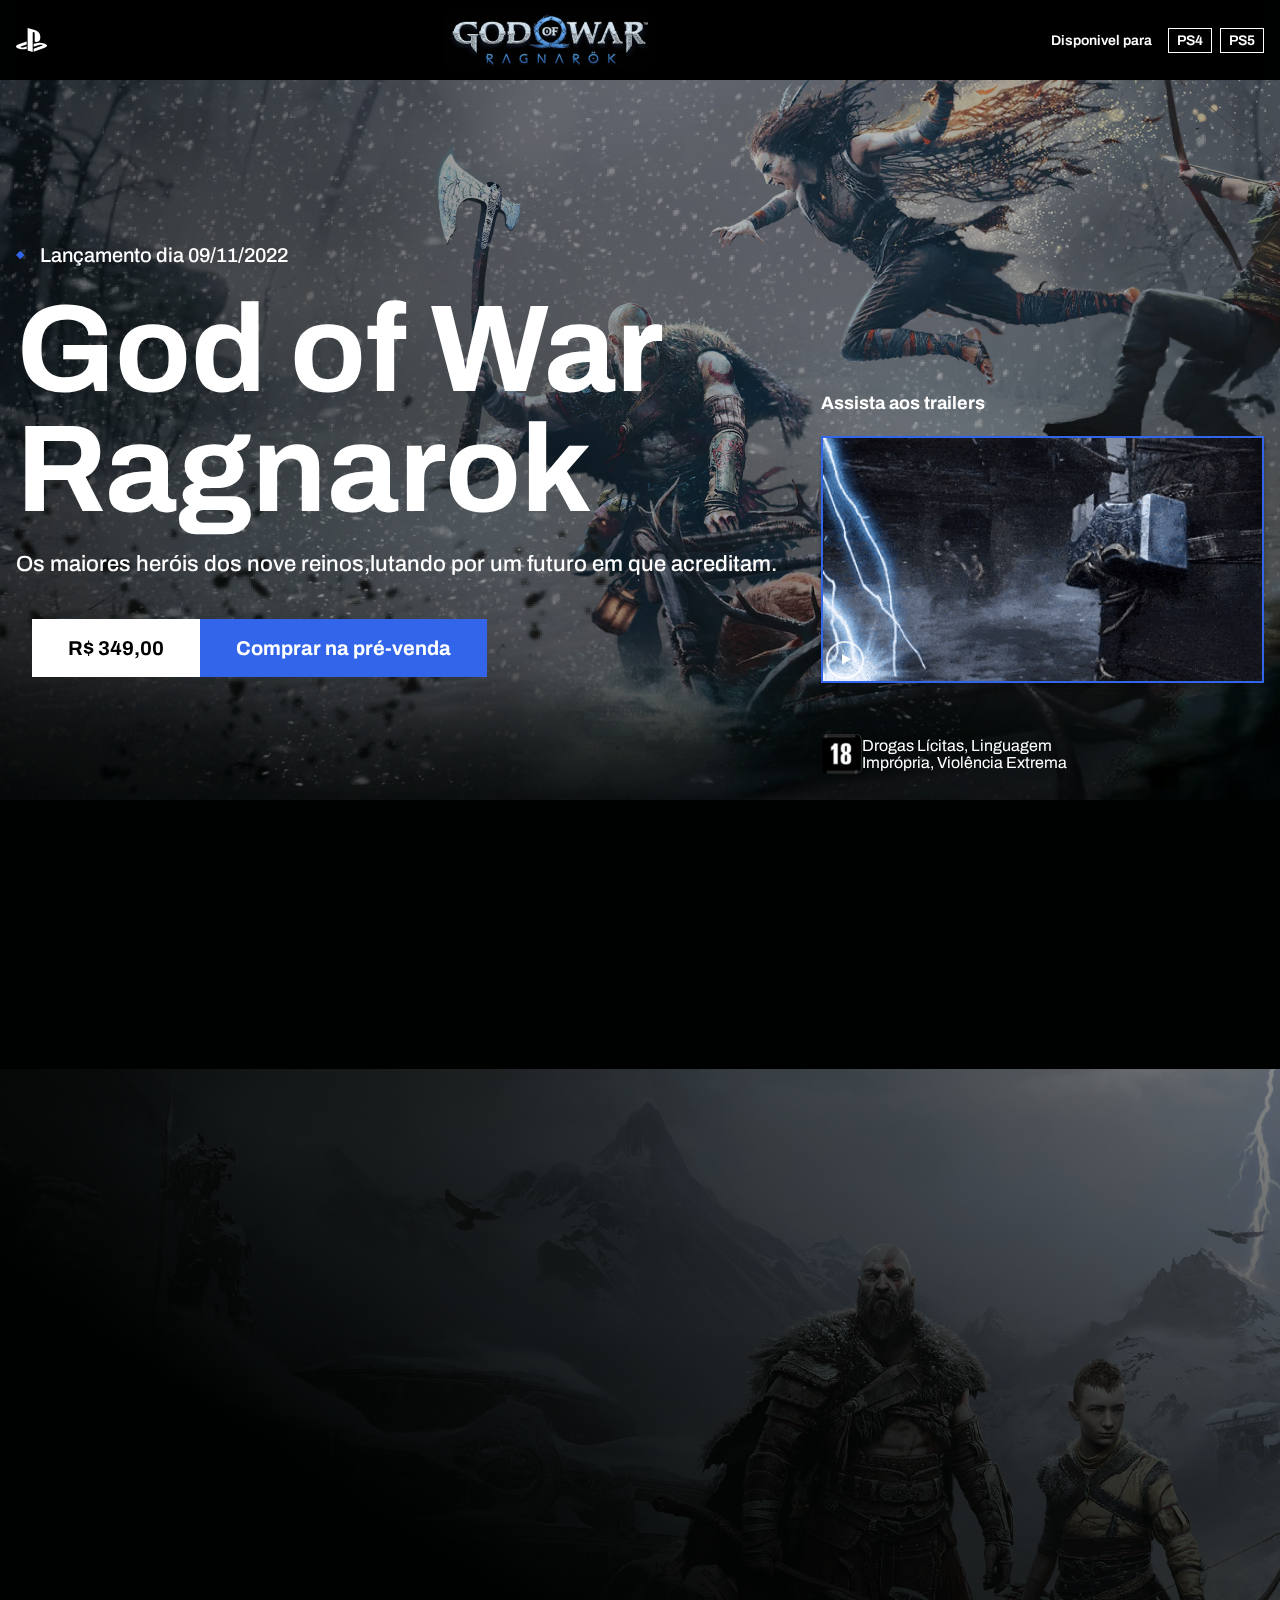
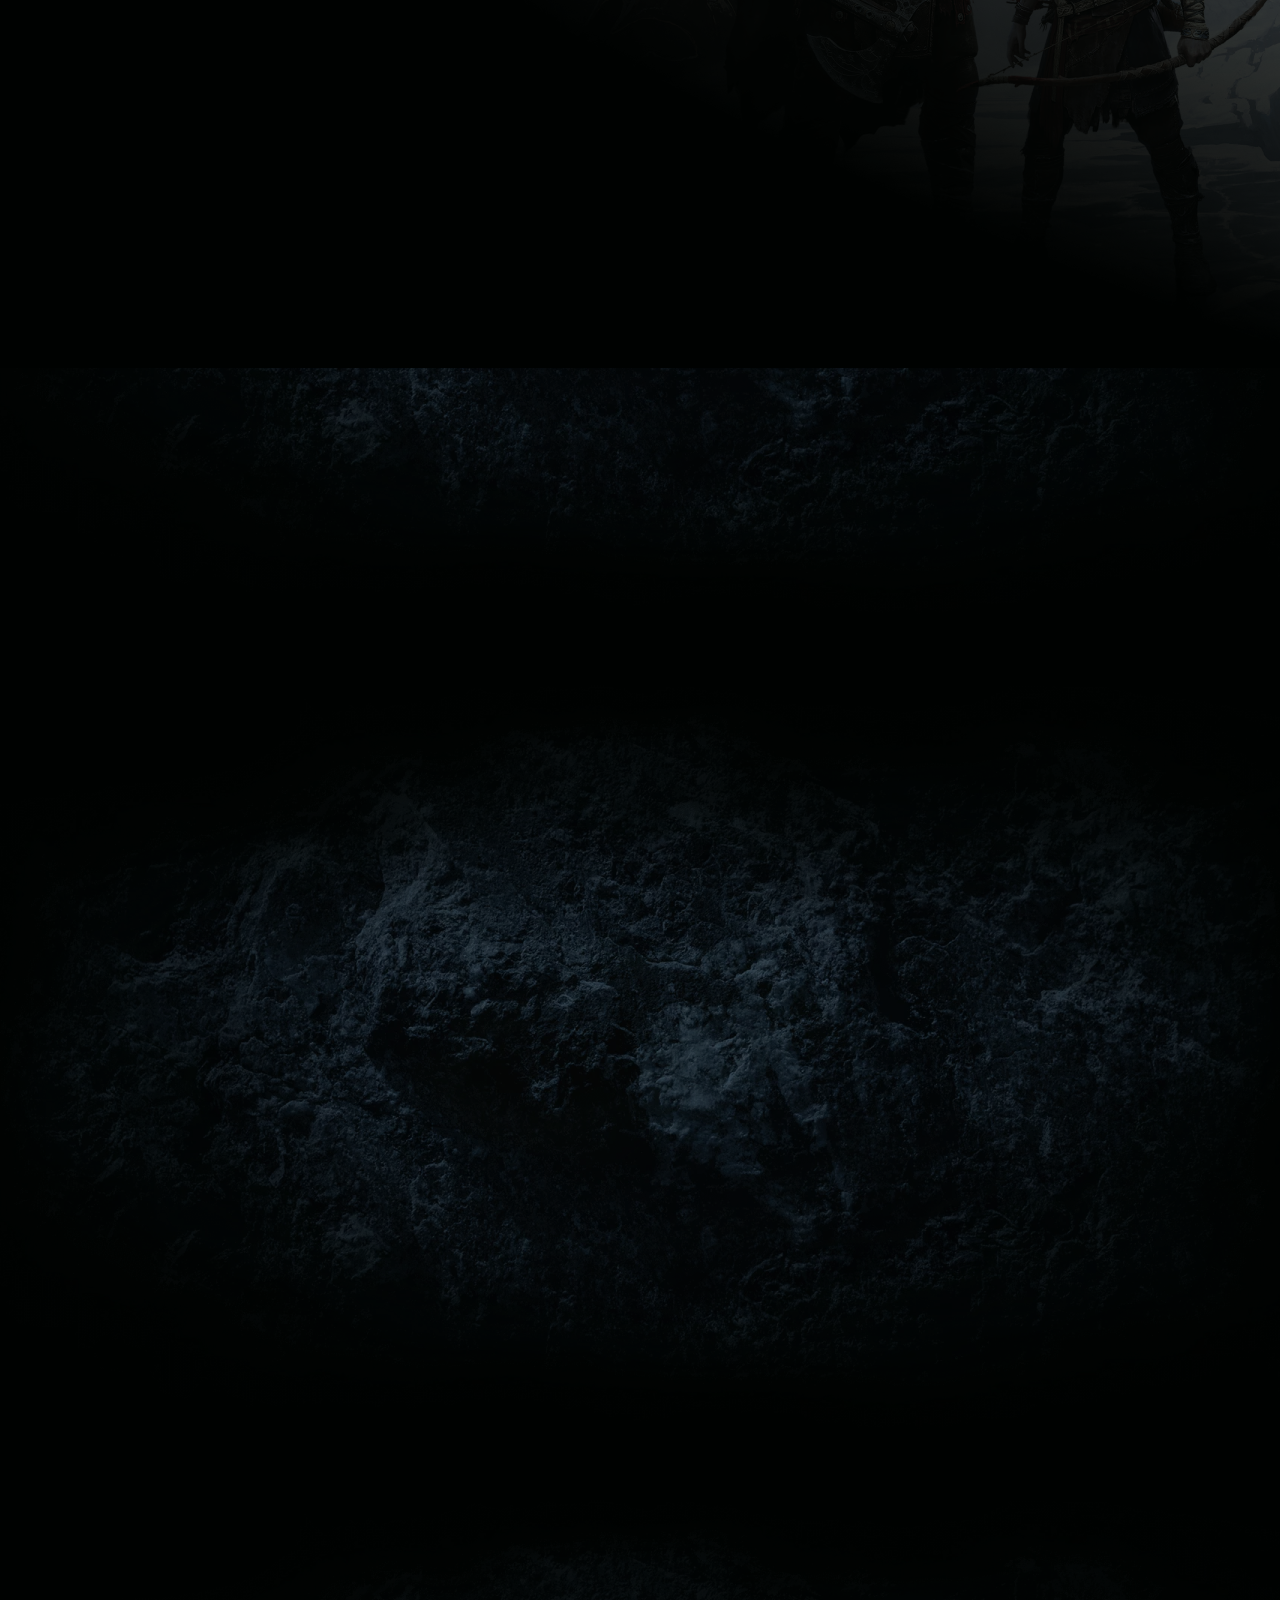
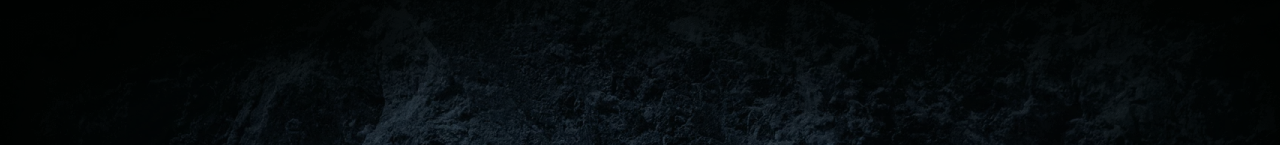
<file: index.html>
<!DOCTYPE html>
<html lang="pt-br">

<head>
    <meta charset="UTF-8">
    <meta http-equiv="X-UA-Compatible" content="IE=edge">
    <meta name="viewport" content="width=device-width, initial-scale=1.0">
    <link rel="preconnect" href="https://fonts.googleapis.com">
    <link rel="preconnect" href="https://fonts.gstatic.com" crossorigin>
    <link href="https://fonts.googleapis.com/css2?family=Archivo:wght@400;500;600;700&display=swap" rel="stylesheet">
    <link rel="stylesheet" href="https://cdn.jsdelivr.net/npm/swiper@8/swiper-bundle.min.css" />
    <link rel="stylesheet" href="/css/main.min.css">
    <link href="https://unpkg.com/aos@2.3.1/dist/aos.css" rel="stylesheet">

    <link rel="icon" href="assets/fa" type="image/png">
    <title>God Of War</title>
</head>

<body>
    <header class="container">

        <img class="sony" src="assets/sony.svg" alt="Logo playstation" data-aos="fade-right">
        <img class="logo" src="assets/logo.png" alt="Logo God of war" data-aos="zoom-in">
        <div class="platform" data-aos="fade-left">
            <span>Disponivel para </span>
            <ul>
                <li>PS4</li>
                <li>PS5</li>
            </ul>
        </div>
    </header>
    <section class="s-hero">
        <div class="container">
            <div class="left" data-aos="fade-right">
                <h3 class="subtitle">
                    <img src="./assets/bullets.svg" alt="Bullets">
                    <span>Lançamento dia 09/11/2022</span>
                    <h1>God of War Ragnarok</h1>
                    <p>Os maiores heróis dos nove reinos,lutando por um futuro em que acreditam.</p>
                    <div class="value">
                        <strong>R$ 349,00</strong>
                        <a href="#" target="_blank">Comprar na pré-venda</a>
                    </div>
                </h3>
            </div>
            <div class="right" data-aos="fade-up">
                <span>Assista aos trailers</span>
                <button>
                    <img class="thumbnail" src="assets/thumbnail.gif" alt="thumbnail do trailler">
                    <img class="play" src="assets/play.svg" alt="Icon play">
                </button>
                <div class="year-old">
                    <img src="assets/faixa-etaria.png" alt="">
                    <p>Drogas Lícitas, Linguagem Imprópria, Violência Extrema</p>
                </div>
            </div>
        </div>
    </section>
    <section class="s-info-geral" data-aos="fade-up">
        <div class="container">
            <ul>
                <li>
                    <img src="assets/icon-game-offline.png" alt="icone game offline">
                    <span>Jogo Offline habilitado</span>
                </li>
                <li>
                    <img src="assets/icon-singleplayer.png" alt="icon single playes">
                    <span>1 Jogador</span>
                </li>
                <li>
                    <img src="assets/icon-use-remote.png" alt="icone use remote">
                    <span>Compativel com uso remoto</span>
                </li>
                <li>
                    <img src="assets/icon-function-vibration.png" alt="icone vibração">
                    <span>Função de vibração necessária</span>
                </li>
                <li>
                    <img src="assets/icon-effect.png" alt="icone efeito">
                    <span>Efeito Gatilho necessário</span>
                </li>
                <li>
                    <img src="assets/icon-psn-plus.png" alt="psn plus">
                    <span>Compativel com a ajuda do jogo</span>
                </li>

            </ul>
        </div>
    </section>
    <section class="s-story">
        <div class="container">
            <div class="left" data-aos="fade-right">
                <h3 class="subtitle">
                    <img src="assets/bullets.svg" alt="bullets">
                    <span> Sony Interactive Entertainment</span>
                </h3>
                <h2>Embarque com Kratos e Atreus em uma jornada épica </h2>
                <p>O Fimbulwinter já começou. Kratos e Atreus devem viajar pelos Nove Reinos em busca de respostas
                    enquanto
                    as forças asgardianas se preparam para uma batalha profetizada que causará o fim do mundo. Nessa
                    jornada, eles explorarão paisagens míticas impressionantes e enfrentarão inimigos aterradores:
                    deuses
                    nórdicos e monstros. A ameaça do Ragnarök se aproxima. Kratos e Atreus terão de escolher entre a
                    segurança deles próprios e a dos reinos.</p>
                <div class="corp">
                    <img src="assets/logo-sta-monica-sony.png" alt="logo santa mônica e da Sony">
                    <p>Do Santa Monica Studio, esta é a sequência da aclamada versão de 2018 de God of War. </p>
                </div>
            </div>
            <img class="kratos-atreus" src="assets/kratos-atreus.png" alt="Kratos e Atreus" data-aos="fade-left">
        </div>
    </section>
    <section class="s-characters">
        <div class="container">
            <div class="description">
                <div class="left" data-aos="fade-right">
                    <h3 class="subtitle">
                        <img src="assets/bullets.svg" alt="Bullets">
                        <span>Conheça os personsagens</span>
                    </h3>
                    <h2> Toda grande aventura é uma história esperando para ser contada
                        <p>Reviva o começo da jornada nórdica épica de Kratos e Atreus em Mitos de Midgard. Um alerta
                            para
                            quem não está familiarizado com God of War: spoilers à frente.
                        </p>
                </div>
                <div class="right" data-aos="fade-left">
                    <img src="assets/axel.png" alt="axel">
                    <div class="text">
                        <img src="assets/logo.jpg" alt="logo">
                        <span>Lançamento dia 09/11/2022 </span>
                    </div>
                </div>
            </div>
            <div class="slide-characters" data-aos="fade-up">
                <div class="swiper-wrapper">
                    <div class="swiper-slide">
                        <div class="card-character">
                            <div class="image">
                                <img src="assets/kratos.jpg" alt="kratos">
                                <button>Saiba Mais</button>
                            </div>
                            <div class="info">
                                <h3>Kratos</h3>
                                <span>Deus da Guerra</span>
                            </div>
                        </div>
                    </div>
                    <div class="swiper-slide">
                        <div class="card-character">
                            <div class="image">
                                <img src="assets/atreus.jpg" alt="atreus">
                                <button>Saiba Mais</button>
                            </div>
                            <div class="info">
                                <h3>Atreus filho de Kratos</h3>
                                <span>Deus da Guerra</span>
                            </div>
                        </div>
                    </div>
                    <div class="swiper-slide">
                        <div class="card-character">
                            <div class="image">
                                <img src="assets/mimir.jpg" alt="mimir">
                                <button>Saiba Mais</button>
                            </div>
                            <div class="info">
                                <h3>Mimirs</h3>
                                <span>Aliado de Kratos</span>
                            </div>
                        </div>
                    </div>
                    <div class="swiper-slide">
                        <div class="card-character">
                            <div class="image">
                                <img src="assets/freya.jpg" alt="Freya">
                                <button>Saiba Mais</button>
                            </div>
                            <div class="info">
                                <h3>Freya</h3>
                                <span>Ma~es de Baldur</span>
                            </div>
                        </div>
                    </div>
                    <div class="swiper-slide">
                        <div class="card-character">
                            <div class="image">
                                <img src="assets/thor.jpg" alt="thor">
                                <button>Saiba Mais</button>
                            </div>
                            <div class="info">
                                <h3>Thor</h3>
                                <span>Filho de Odin</span>
                            </div>
                        </div>
                    </div>
                    <div class="swiper-slide">
                        <div class="card-character">
                            <div class="image">
                                <img src="assets/tyr.jpg" alt="Tyr">
                                <button>Saiba Mais</button>
                            </div>
                            <div class="info">
                                <h3>Tyr</h3>
                                <span>Aliado de Kratos</span>
                            </div>
                        </div>
                    </div>
                </div>
                <div class="swiper-pagination"></div>
            </div>
        </div>

    </section>
    <script src="https://unpkg.com/aos@2.3.1/dist/aos.js"></script>
    <script src="https://cdn.jsdelivr.net/npm/swiper@8/swiper-bundle.min.js"></script>
    <script src="js/main.js"></script>
</body>

</html>
</file>
<file: css/main.min.css>
*{margin:0;box-sizing:0;padding:0;list-style:none;font-family:"Archivo",sans-serif;color:#fff}a{text-decoration:none}button{border:none;background-color:rgba(0,0,0,0);cursor:pointer}img{max-width:100%;display:block}html{font-size:62.5%}body{background-color:#000201}.container{width:100%;max-width:140.5rem;margin:0 auto;padding:0 auto}@media(max-width: 1440px){.container{max-width:124.8rem}}.subtitle{display:flex;align-items:center}.subtitle span{font-weight:500;font-size:2rem;line-height:2.2rem;color:#fff;margin-left:1.5rem}@media(max-width: 1200px){.subtitle span{font-size:1.8rem}}@media(max-width: 991px){.subtitle{justify-content:center}}@media(max-width: 560px){.subtitle .span{font-size:1.6rem}}h1{font-weight:700;font-size:124px;line-height:97.5%}@media(max-width: 1200px){h1{font-size:10rem}}h2{font-weight:700;font-size:48px;line-height:130%}p{font-weight:400;font-size:18px;line-height:160%}.card-character{width:100%;max-width:38.4rem}.card-character .image{display:flex;justify-content:center;position:relative;width:100%;height:48rem;overflow:hidden;margin-bottom:2.4rem}.card-character .image img{width:100%;height:100%;object-fit:cover;transition:transform .3s ease}.card-character .image button{position:absolute;bottom:0;padding:1.8rem 3.6rem;background-color:#3265ea;font-weight:700;font-size:1.8rem;line-height:2rem;opacity:0;transition:all .3s ease}.card-character .info{font-weight:700;font-size:1.8rem;line-height:2rem;margin-bottom:7rem}.card-character span{font-weight:400;font-size:1.4rem;line-height:1.5rem}.card-character:hover .image img{transform:scale(1.1)}.card-character:hover .image button{bottom:5.7rem;opacity:1}@media(max-width: 991px){.card-character .image{height:44rem}}header{width:100%;height:8rem;display:flex;align-items:center;background-color:#000;justify-content:space-between}header .container{display:flex;align-items:center}header .platform{display:flex;align-items:center}header .platform span{font-weight:600;font-size:1.4rem;line-height:1.5rem}header .platform ul{display:flex;margin-left:1.6rem;gap:.8rem}header .platform ul li{padding:.4rem .8rem;border:1.5px solid #fff;font-weight:600;font-size:1.4rem;line-height:1.5rem}@media(max-width: 560px){header header{height:7rem}header .sony{display:none}header .logo{max-width:140px}header .platform span{display:none}header .platform ul li{margin-right:2rem}}.s-hero{padding-top:16.4rem;padding-bottom:10.5rem;background-image:url("../assets/bg-hero.jpg");background-position:top center;background-attachment:fixed;background-repeat:no-repeat;height:60rem}.s-hero .container{display:flex;align-items:flex-end;justify-content:space-between}.s-hero .left{width:100%;max-width:78.2rem}.s-hero .left h1{margin-top:2.4rem;margin-bottom:1.8rem}.s-hero .left p{font-weight:500;font-size:2.2rem;line-height:140%;color:#fff;margin-bottom:4rem}.s-hero .left .value{display:flex;padding:0 1.6rem}.s-hero .left .value strong{background-color:#fff;padding:1.8rem 3.6rem;font-weight:700;font-size:2rem;line-height:2.2rem;color:#000}.s-hero .left .value a{display:block;padding:1.8rem 3.6rem;background-color:#3265ea;font-weight:700;font-size:2rem}.s-hero .right{width:100%;max-width:44.3rem;position:relative;top:9.7rem}.s-hero .right span{display:block;font-size:1.8rem;font-weight:700;line-height:2rem;margin-bottom:2.3rem}.s-hero .right button{position:relative;width:100%;height:24.7rem;border:2px solid #3265ea;overflow:hidden;box-shadow:0px 4px 4px rgba(0,0,0,.25);margin-bottom:5.1rem}.s-hero .right button .thumbnail{width:100%}.s-hero .right button .play{position:absolute;bottom:2.5px;left:3.2px}.s-hero .right .year-old{display:flex;align-items:center}.s-hero .right .year-old p{color:#fff;font-weight:400;font-size:1.6rem;line-height:1.7rem;max-width:24.5rem}@media(max-width: 1200px){.s-hero{padding-top:8rem;padding-bottom:8rem;height:auto;background-position-x:30%}.s-hero .left{max-width:64rem}.s-hero .left p{font-size:1.8rem}.s-hero .right{top:0;max-width:35.3rem}.s-hero .right button{height:17.7rem}}@media(max-width: 991px){.s-hero{padding:6rem 0;background-size:cover}.s-hero .container{flex-direction:column;align-items:center}.s-hero .left{text-align:center;margin-bottom:4rem}.s-hero .left .value{justify-content:center}.s-hero .right{text-align:center}.s-hero .right button{margin-bottom:3rem}.s-hero .right .year-old{flex-direction:column}.s-hero .right .year-old p{margin-left:0;margin-top:2rem}}@media(max-width: 560px){.s-hero{padding:2rem 0}.s-hero .left h1{font-size:6rem;margin-top:1.5rem;margin-bottom:1.5rem}.s-hero .left p{font-size:1.4rem;max-width:70%;margin:0 auto;margin-bottom:3rem}.s-hero .left .value{flex-direction:column}.s-hero .right{max-width:31rem}.s-hero .right .button{height:17.7rem}.s-hero .right .year-old p{line-height:2.4rem}}.s-info-geral{width:100%;height:12rem;display:flex;align-items:center}.s-info-geral ul{display:flex;align-items:flex-start;justify-content:space-between;padding:4rem 4rem}.s-info-geral ul li{display:flex;flex-direction:column;align-items:center}.s-info-geral ul li span{display:block;text-align:center;font-weight:400;font-size:1.6rem;line-height:160%;color:#bdc2cb;margin-top:1.2rem}@media(max-width: 1200px){.s-info-geral{padding:4rem 0;height:auto}.s-info-geral ul{flex-wrap:wrap;gap:3rem 0}.s-info-geral ul li{width:33.3%}}@media(max-width: 560px){.s-info-geral ul li{width:50%}.s-info-geral ul li span{max-width:14.5rem}}.s-story{width:100%;padding-top:16rem;padding-bottom:8rem;background-image:url("../assets/bg-story.png");background-repeat:no-repeat;background-position:top}.s-story .container{display:flex;align-items:center}.s-story .left{width:100%;max-width:62.9rem}.s-story .left h2{margin-top:2.8rem;margin-bottom:2.4rem;max-width:50.2rem}.s-story .left p{margin-bottom:5.6rem}.s-story .left .corp{display:flex;align-items:center}.s-story .left .corp p{margin-bottom:0;font-size:1.6rem;line-height:160%;max-width:32.4rem;margin-left:4.6rem}.s-story .kratos-atreus{position:relative;left:110px;top:-45px}@media(max-width: 1200px){.s-story{background-image:none;padding:6rem 0}.s-story .container{flex-direction:column-reverse}.s-story .left{max-width:100%;text-align:center}.s-story .left .subtitle{justify-content:center}.s-story .left h2{margin:2rem auto;max-width:75%}.s-story .left .corp{justify-content:center}.s-story .kratos-atreus{left:0;top:0;margin-bottom:6rem}}@media(max-width: 991px){.s-story .left h2{max-width:95%}}@media(max-width: 560px){.s-story .left h2{font-size:3rem}.s-story .left p{font-size:1.6rem;margin-bottom:4rem;margin:0 auto;width:90%}.s-story .left .corp{flex-direction:column;padding-top:2rem}.s-story .left .corp p{margin:1rem auto}.s-story .kratos-atreus{margin-bottom:5rem}}.s-characters{padding-top:17.6rem;padding-bottom:14.3rem;background-image:url("../assets/bg-characters.png");background-position:center center;overflow:hidden}.s-characters .description{display:flex;align-items:flex-start;justify-content:space-between}.s-characters .description .left{width:100%;max-width:61.2rem}.s-characters .description .left h2{margin-top:2.8rem;margin-bottom:2.4rem}.s-characters .description .right{display:flex;align-items:center}.s-characters .description .right .text span{display:block;font-weight:500;font-size:1.8rem;line-height:140%;color:#fff;max-width:14.3rem;margin-top:2.2rem}@media(max-width: 1200px){.s-characters{padding:6rem 0}}@media(max-width: 991px){.s-characters .description{flex-direction:column;align-items:center}.s-characters .description .left{max-width:100%;text-align:center;margin-bottom:4rem}}@media(max-width: 560px){.s-characters{padding:4rem 2rem 0}.s-characters .description .left h2{font-size:3rem}.s-characters .description .left p{padding-top:2rem;font-size:1.6rem}.s-characters .description .right{flex-direction:column;align-items:center}.s-characters .description .right .text img{margin:0 auto}.s-characters .description .right .text span{max-width:100%}.s-characters .slide-characters{margin-top:4rem}}
</file>
